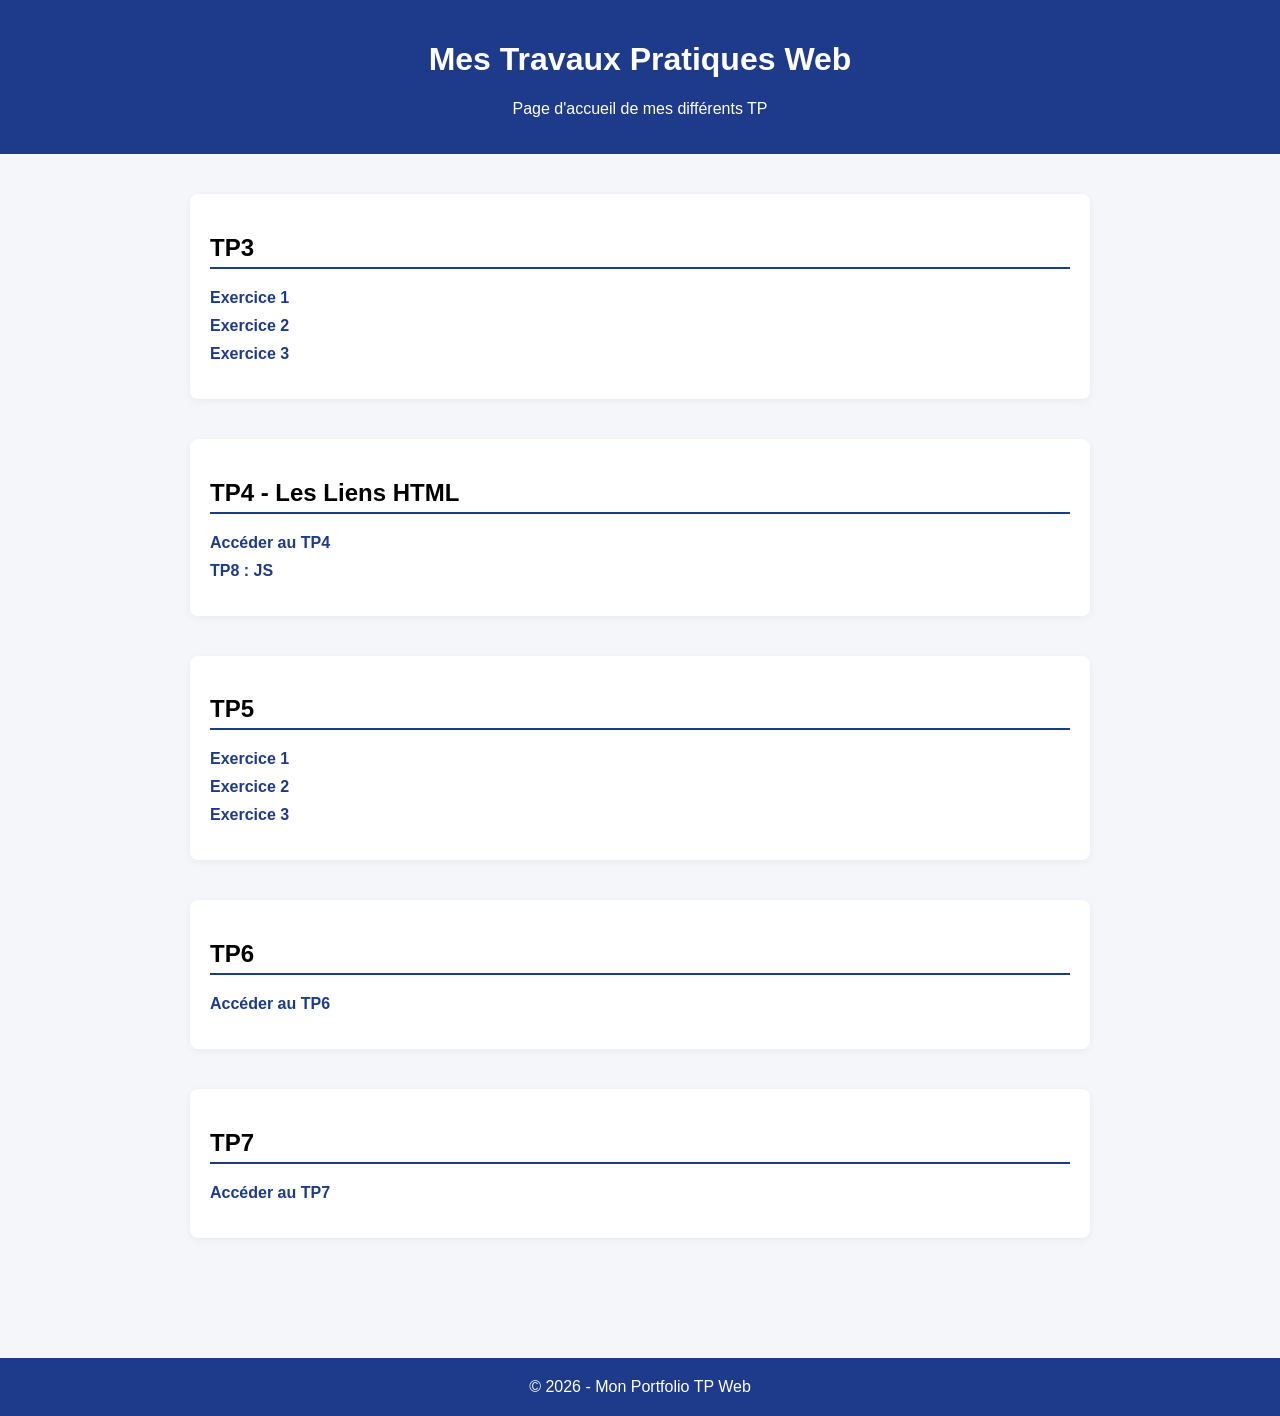
<file: index.html>
<!DOCTYPE html>
<html lang="fr">
<head>
    <meta charset="UTF-8">
    <title>Portfolio - Mes Travaux Pratiques Web</title>
    <meta name="viewport" content="width=device-width, initial-scale=1.0">

    <style>
        body {
            font-family: Arial, sans-serif;
            margin: 0;
            background-color: #f4f6f9;
        }

        header {
            background-color: #1e3a8a;
            color: white;
            padding: 20px;
            text-align: center;
        }

        main {
            padding: 40px;
            max-width: 900px;
            margin: auto;
        }

        h2 {
            border-bottom: 2px solid #1e3a8a;
            padding-bottom: 5px;
        }

        .tp-section {
            margin-bottom: 40px;
            background: white;
            padding: 20px;
            border-radius: 8px;
            box-shadow: 0 2px 8px rgba(0,0,0,0.05);
        }

        ul {
            list-style: none;
            padding: 0;
        }

        li {
            margin: 10px 0;
        }

        a {
            text-decoration: none;
            color: #1e3a8a;
            font-weight: bold;
        }

        a:hover {
            text-decoration: underline;
        }

        footer {
            text-align: center;
            padding: 20px;
            background-color: #1e3a8a;
            color: white;
            margin-top: 40px;
        }
    </style>
</head>

<body>

<header>
    <h1>Mes Travaux Pratiques Web</h1>
    <p>Page d'accueil de mes différents TP</p>
</header>

<main>
    <title>Mes TP Web</title>
</head>

<body>
    <div class="tp-section">
        <h2>TP3</h2>
        <ul>
            <li><a href="TP3/exercice1.html">Exercice 1</a></li>
            <li><a href="TP3/exercice2.html">Exercice 2</a></li>
            <li><a href="TP3/exercice3.html">Exercice 3</a></li>
        </ul>
    </div>

    <div class="tp-section">
        <h2>TP4 - Les Liens HTML</h2>
        <ul>
            <li><a href="TP4/index.html">Accéder au TP4</a></li>
            <li><a href="TP4/tp8.html">TP8 : JS</a></li>
        </ul>
    </div>

    <div class="tp-section">
        <h2>TP5</h2>
        <ul>
            <li><a href="TP5/exercice1.html">Exercice 1</a></li>
            <li><a href="TP5/exercice2.html">Exercice 2</a></li>
            <li><a href="TP5/exercice3.html">Exercice 3</a></li>
        </ul>
    </div>

    <div class="tp-section">
        <h2>TP6</h2>
        <ul>
            <li><a href="TP6/index.html">Accéder au TP6</a></li>
        </ul>
    </div>

    <div class="tp-section">
        <h2>TP7</h2>
        <ul>
            <li><a href="TP7/index.html">Accéder au TP7</a></li>
        </ul>
    </div>


</main>

<footer>
    © 2026 - Mon Portfolio TP Web
</footer>

</body>
</html>
</file>
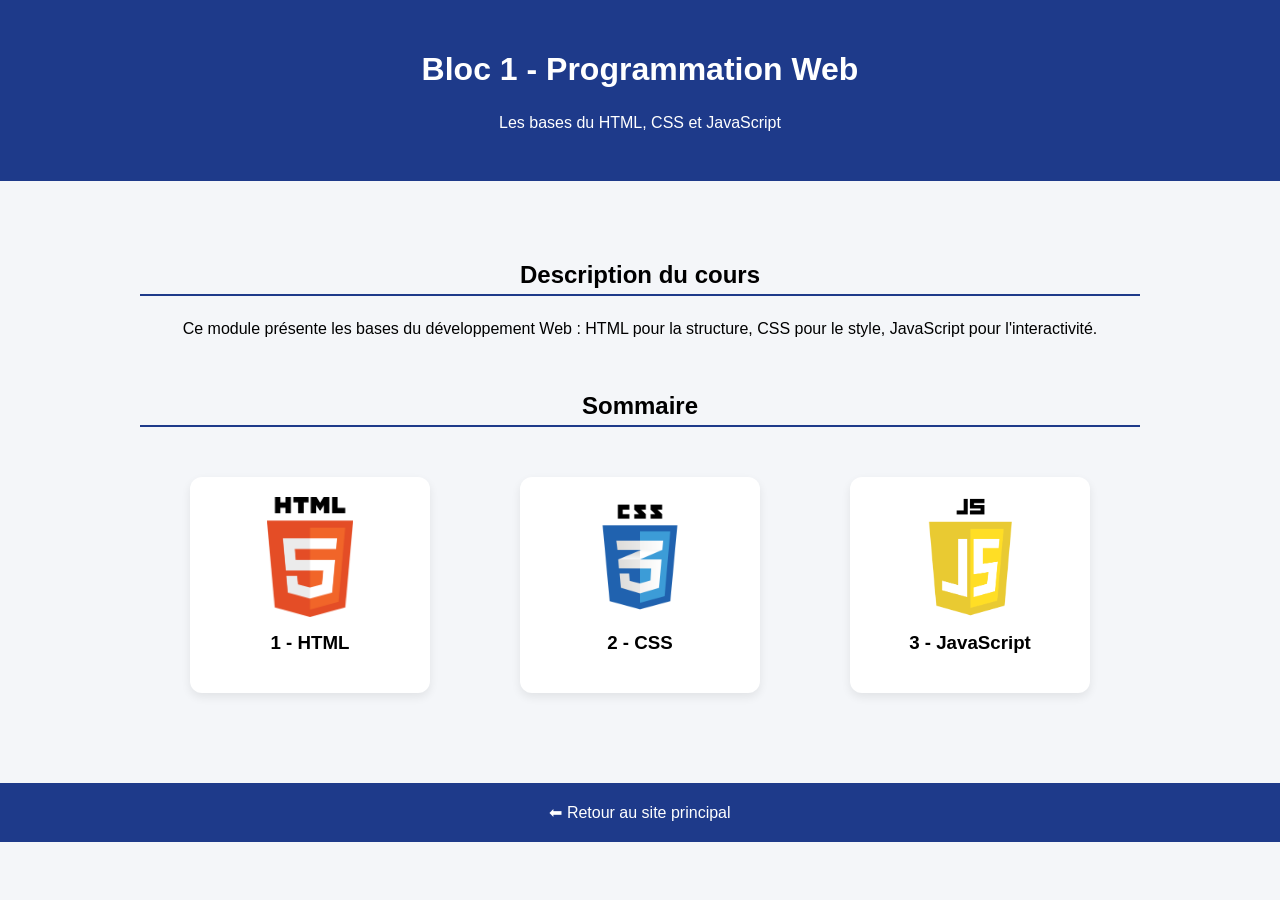
<file: TP4/index.html>
<!DOCTYPE html>
<html lang="fr">
<head>
    <meta charset="UTF-8">
    <meta name="viewport" content="width=device-width, initial-scale=1.0">
    <title>TP4 - Bloc1 Programmation Web</title>
    <link rel="stylesheet" href="Style/style.css">

    <style>
        body {
            margin: 0;
            font-family: Arial, sans-serif;
            background-color: #f4f6f9;
        }

        header {
            background-color: #1e3a8a;
            color: white;
            text-align: center;
            padding: 30px 20px;
        }

        main {
            max-width: 1000px;
            margin: 40px auto;
            padding: 20px;
        }

        .intro {
            text-align: center;
            margin-bottom: 50px;
        }

        .sommaire {
            text-align: center;
        }

        .cours-container {
            display: flex;
            justify-content: center;
            gap: 50px;
            flex-wrap: wrap;
            margin-top: 30px;
        }

        .cours {
            background: white;
            padding: 20px;
            border-radius: 12px;
            box-shadow: 0 4px 10px rgba(0,0,0,0.08);
            width: 200px;
            transition: transform 0.3s ease;
        }

        .cours:hover {
            transform: translateY(-5px);
        }

        .cours a {
            text-decoration: none;
            color: black;
        }

        .cours img {
            width: 120px;
            height: 120px;
            object-fit: contain;
            display: block;
            margin: 0 auto 15px auto;
        }

        footer {
            text-align: center;
            padding: 20px;
            background-color: #1e3a8a;
            color: white;
            margin-top: 50px;
        }

        footer a {
            color: white;
            text-decoration: none;
        }

        footer a:hover {
            text-decoration: underline;
        }
    </style>
</head>

<body>

<header>
    <h1>Bloc 1 - Programmation Web</h1>
    <p>Les bases du HTML, CSS et JavaScript</p>
</header>

<main>

    <section class="intro">
        <h2>Description du cours</h2>
        <p>
            Ce module présente les bases du développement Web :
            HTML pour la structure,
            CSS pour le style,
            JavaScript pour l'interactivité.
        </p>
    </section>

    <section class="sommaire">
        <h2>Sommaire</h2>

        <div class="cours-container">

            <div class="cours">
                <a href="Docs/coursHTML.html">
                    <img src="Image/logo_html.png" alt="HTML">
                    <h3>1 - HTML</h3>
                </a>
            </div>

            <div class="cours">
                <a href="Docs/coursCSS.html">
                    <img src="Image/logo_css.png" alt="CSS">
                    <h3>2 - CSS</h3>
                </a>
            </div>

            <div class="cours">
                <a href="Docs/coursJS.html">
                    <img src="Image/logo_js.png" alt="JavaScript">
                    <h3>3 - JavaScript</h3>
                </a>
            </div>

        </div>

    </section>

</main>

<footer>
    <a href="../index.html">⬅ Retour au site principal</a>
</footer>

</body>
</html>
</file>
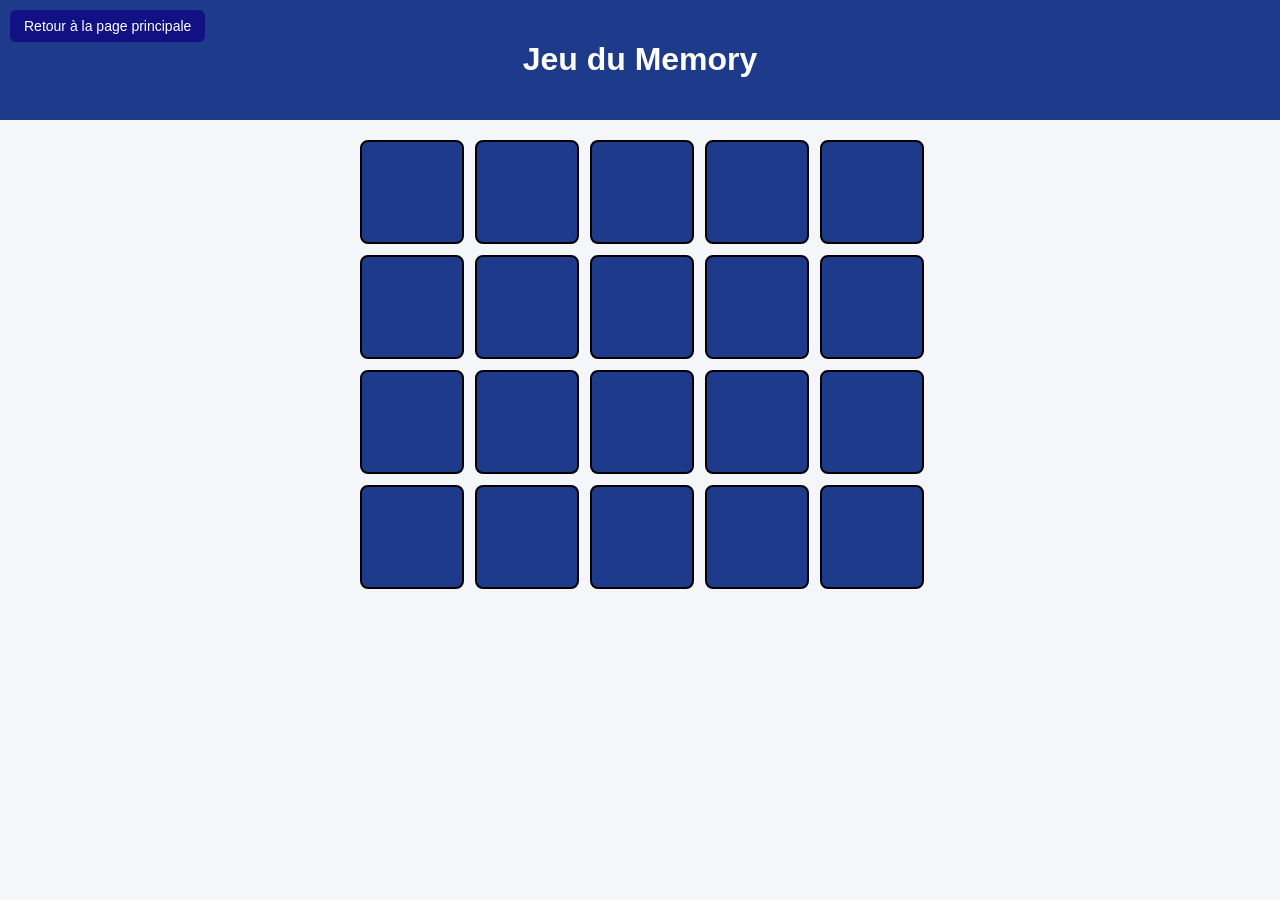
<file: TP6/index.html>
<!DOCTYPE html>
<html lang="fr">
<head>
<meta charset="UTF-8">
<meta name="viewport" content="width=device-width, initial-scale=1.0">
<title>TP6 - Memory</title>

<link rel="stylesheet" href="style/style.css">
</head>

<body>

<header>
    <h1>Jeu du Memory</h1>
    
    
    <a href="..\index.html" class="retour">Retour à la page principale</a>
</header>

<main class="grille">

    <div class="carte">
        <input type="checkbox" id="c1">
        <label for="c1" class="face">
            <img src="images/img1.jpg" alt="img1">
        </label>
    </div>

    <div class="carte">
        <input type="checkbox" id="c2">
        <label for="c2" class="face">
            <img src="images/img1.jpg" alt="img1">
        </label>
    </div>

    <div class="carte">
        <input type="checkbox" id="c3">
        <label for="c3" class="face">
            <img src="images/img2.jpg" alt="img2">
        </label>
    </div>

    <div class="carte">
        <input type="checkbox" id="c4">
        <label for="c4" class="face">
            <img src="images/img2.jpg" alt="img2">
        </label>
    </div>

    <div class="carte">
        <input type="checkbox" id="c5">
        <label for="c5" class="face">
            <img src="images/img3.jpg" alt="img3">
        </label>
    </div>

    <div class="carte">
        <input type="checkbox" id="c6">
        <label for="c6" class="face">
            <img src="images/img3.jpg" alt="img3">
        </label>
    </div>

    <div class="carte">
        <input type="checkbox" id="c7">
        <label for="c7" class="face">
            <img src="images/img4.jpg" alt="img4">
        </label>
    </div>

    <div class="carte">
        <input type="checkbox" id="c8">
        <label for="c8" class="face">
            <img src="images/img4.jpg" alt="img4">
        </label>
    </div>

    <div class="carte">
        <input type="checkbox" id="c9">
        <label for="c9" class="face">
            <img src="images/img5.jpg" alt="img5">
        </label>
    </div>

    <div class="carte">
        <input type="checkbox" id="c10">
        <label for="c10" class="face">
            <img src="images/img5.jpg" alt="img5">
        </label>
    </div>

    <div class="carte">
        <input type="checkbox" id="c11">
        <label for="c11" class="face">
            <img src="images/img6.jpg" alt="img6">
        </label>
    </div>

    <div class="carte">
        <input type="checkbox" id="c12">
        <label for="c12" class="face">
            <img src="images/img6.jpg" alt="img6">
        </label>
    </div>

    <div class="carte">
        <input type="checkbox" id="c13">
        <label for="c13" class="face">
            <img src="images/img7.jpg" alt="img7">
        </label>
    </div>

    <div class="carte">
        <input type="checkbox" id="c14">
        <label for="c14" class="face">
            <img src="images/img7.jpg" alt="img7">
        </label>
    </div>

    <div class="carte">
        <input type="checkbox" id="c15">
        <label for="c15" class="face">
            <img src="images/img8.jpg" alt="img8">
        </label>
    </div>

    <div class="carte">
        <input type="checkbox" id="c16">
        <label for="c16" class="face">
            <img src="images/img8.jpg" alt="img8">
        </label>
    </div>

    <div class="carte">
        <input type="checkbox" id="c17">
        <label for="c17" class="face">
            <img src="images/img9.jpg" alt="img9">
        </label>
    </div>

    <div class="carte">
        <input type="checkbox" id="c18">
        <label for="c18" class="face">
            <img src="images/img9.jpg" alt="img9">
        </label>
    </div>

    <div class="carte">
        <input type="checkbox" id="c19">
        <label for="c19" class="face">
            <img src="images/img10.jpg" alt="img10">
        </label>
    </div>

    <div class="carte">
        <input type="checkbox" id="c20">
        <label for="c20" class="face">
            <img src="images/img10.jpg" alt="img10">
        </label>
    </div>

</main>

</body>
</html>
</file>
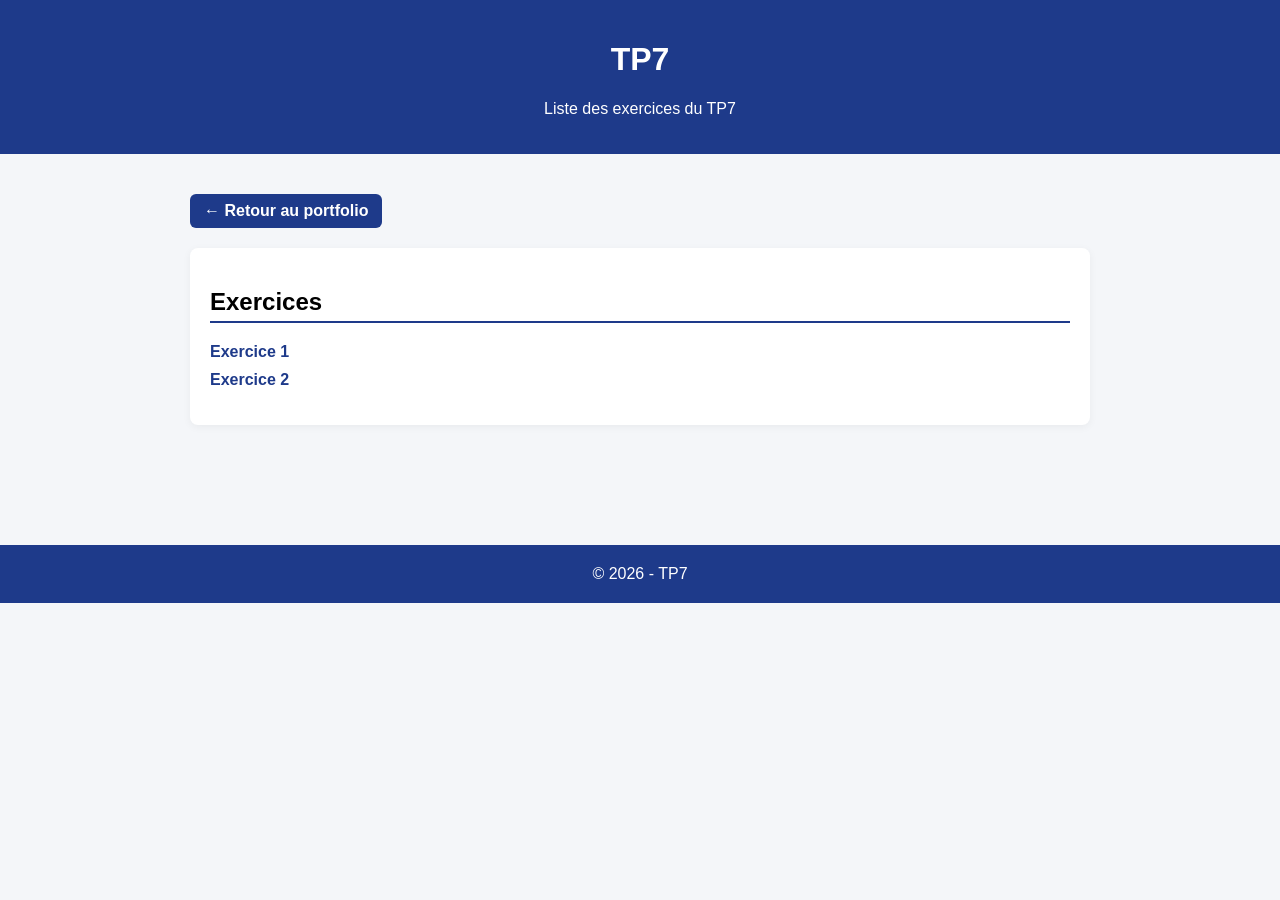
<file: TP7/index.html>
<!DOCTYPE html>
<html lang="fr">
<head>
<meta charset="UTF-8">
<title>TP7 - Exercices</title>
<meta name="viewport" content="width=device-width, initial-scale=1.0">

<style>
    body {
        font-family: Arial, sans-serif;
        margin: 0;
        background-color: #f4f6f9;
    }

    header {
        background-color: #1e3a8a;
        color: white;
        padding: 20px;
        text-align: center;
    }

    main {
        padding: 40px;
        max-width: 900px;
        margin: auto;
    }

    h2 {
        border-bottom: 2px solid #1e3a8a;
        padding-bottom: 5px;
    }

    .tp-section {
        margin-bottom: 40px;
        background: white;
        padding: 20px;
        border-radius: 8px;
        box-shadow: 0 2px 8px rgba(0,0,0,0.05);
    }

    ul {
        list-style: none;
        padding: 0;
    }

    li {
        margin: 10px 0;
    }

    a {
        text-decoration: none;
        color: #1e3a8a;
        font-weight: bold;
    }

    a:hover {
        text-decoration: underline;
    }

    .retour {
        display: inline-block;
        margin-bottom: 20px;
        background: #1e3a8a;
        color: white;
        padding: 8px 14px;
        border-radius: 6px;
        text-decoration: none;
    }

    footer {
        text-align: center;
        padding: 20px;
        background-color: #1e3a8a;
        color: white;
        margin-top: 40px;
    }
</style>
</head>

<body>

<header>
    <h1>TP7</h1>
    <p>Liste des exercices du TP7</p>
</header>

<main>

<a href="../index.html" class="retour">← Retour au portfolio</a>

<div class="tp-section">
    <h2>Exercices</h2>
    <ul>
        <li><a href="Exercice1/index.html">Exercice 1</a></li>
        <li><a href="Exercice2/index.html">Exercice 2</a></li>
    </ul>
</div>

</main>

<footer>
© 2026 - TP7
</footer>

</body>
</html>
</file>
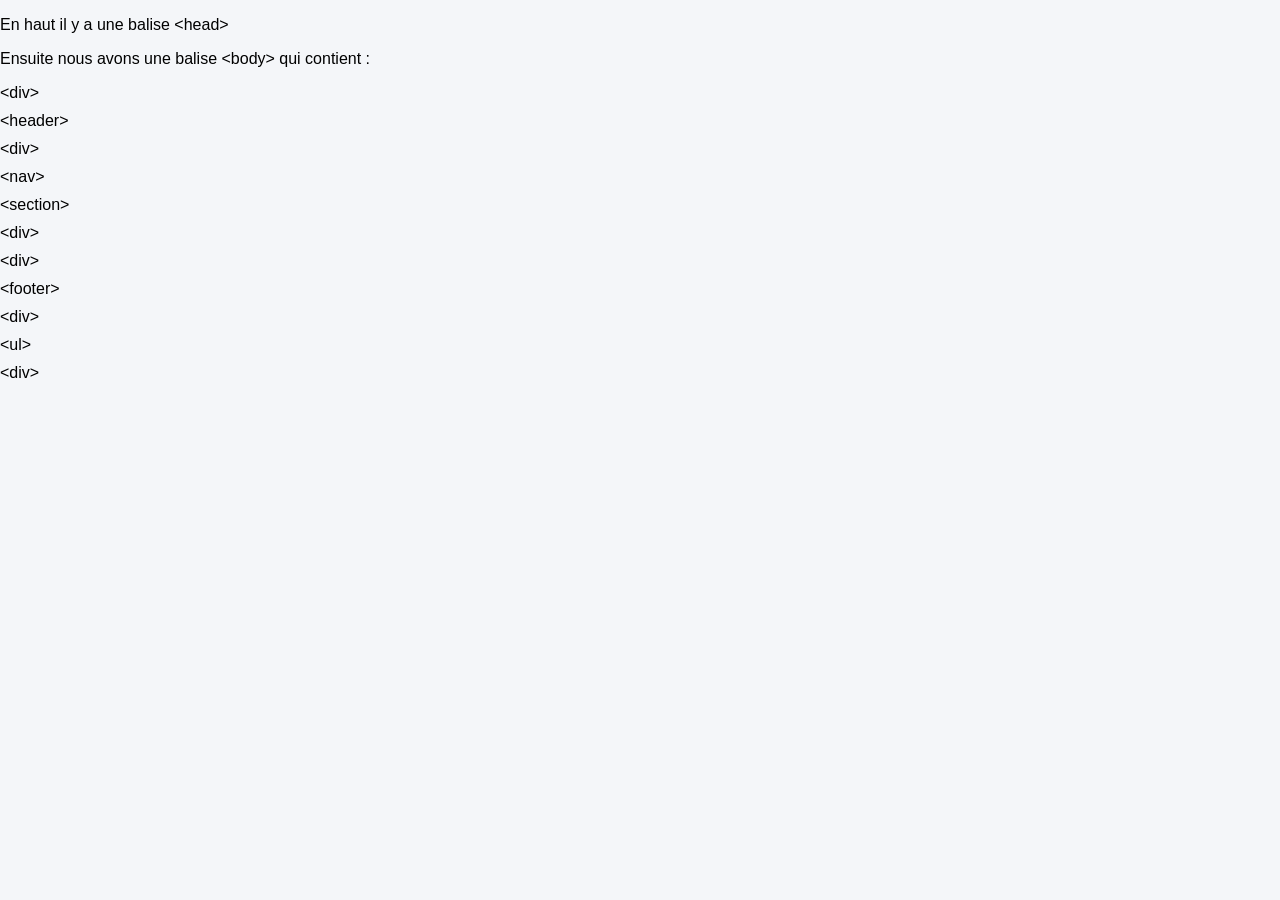
<file: TP7/Exercice1/index.html>
<!DOCTYPE html>
<html lang="fr">
<head>
<meta charset="UTF-8">
<title>TP7 - Exercice 2</title>
<meta name="viewport" content="width=device-width, initial-scale=1.0">

<style>
    body {
        font-family: Arial, sans-serif;
        margin: 0;
        background-color: #f4f6f9;
    }

    header {
        background-color: #1e3a8a;
        color: white;
        padding: 20px;
        text-align: center;
    }

    main {
        padding: 40px;
        max-width: 900px;
        margin: auto;
    }

    h2 {
        border-bottom: 2px solid #1e3a8a;
        padding-bottom: 5px;
    }

    .tp-section {
        margin-bottom: 40px;
        background: white;
        padding: 20px;
        border-radius: 8px;
        box-shadow: 0 2px 8px rgba(0,0,0,0.05);
    }

    ul {
        list-style: none;
        padding: 0;
    }

    li {
        margin: 10px 0;
    }

    a {
        text-decoration: none;
        color: #1e3a8a;
        font-weight: bold;
    }

    a:hover {
        text-decoration: underline;
    }

    .retour {
        display: inline-block;
        margin-bottom: 20px;
        background: #1e3a8a;
        color: white;
        padding: 8px 14px;
        border-radius: 6px;
        text-decoration: none;
    }

    footer {
        text-align: center;
        padding: 20px;
        background-color: #1e3a8a;
        color: white;
        margin-top: 40px;
    }
</style>
</head>

<body>
    <p>En haut il y a une balise &lt;head&gt;</p>
    <p>Ensuite nous avons une balise &lt;body&gt; qui contient :</p>
    <nav>
        <ul>
            <li>&lt;div&gt;</li>
            <li>&lt;header&gt;
                <ul>
                    <li>&lt;div&gt;</li>
                    <li>&lt;nav&gt;</li>
                </ul>
            </li>
            <li>&lt;section&gt;
                <ul>
                    <li>&lt;div&gt;</li>
                    <li>&lt;div&gt;</li>
                </ul>
            </li>
            <li>&lt;footer&gt;
                <ul>
                    <li>&lt;div&gt;</li>
                    <li>&lt;ul&gt;</li>
                </ul>
            </li>
            <li>&lt;div&gt;</li>
        </ul>
    </nav>
</body>
</html>
</file>
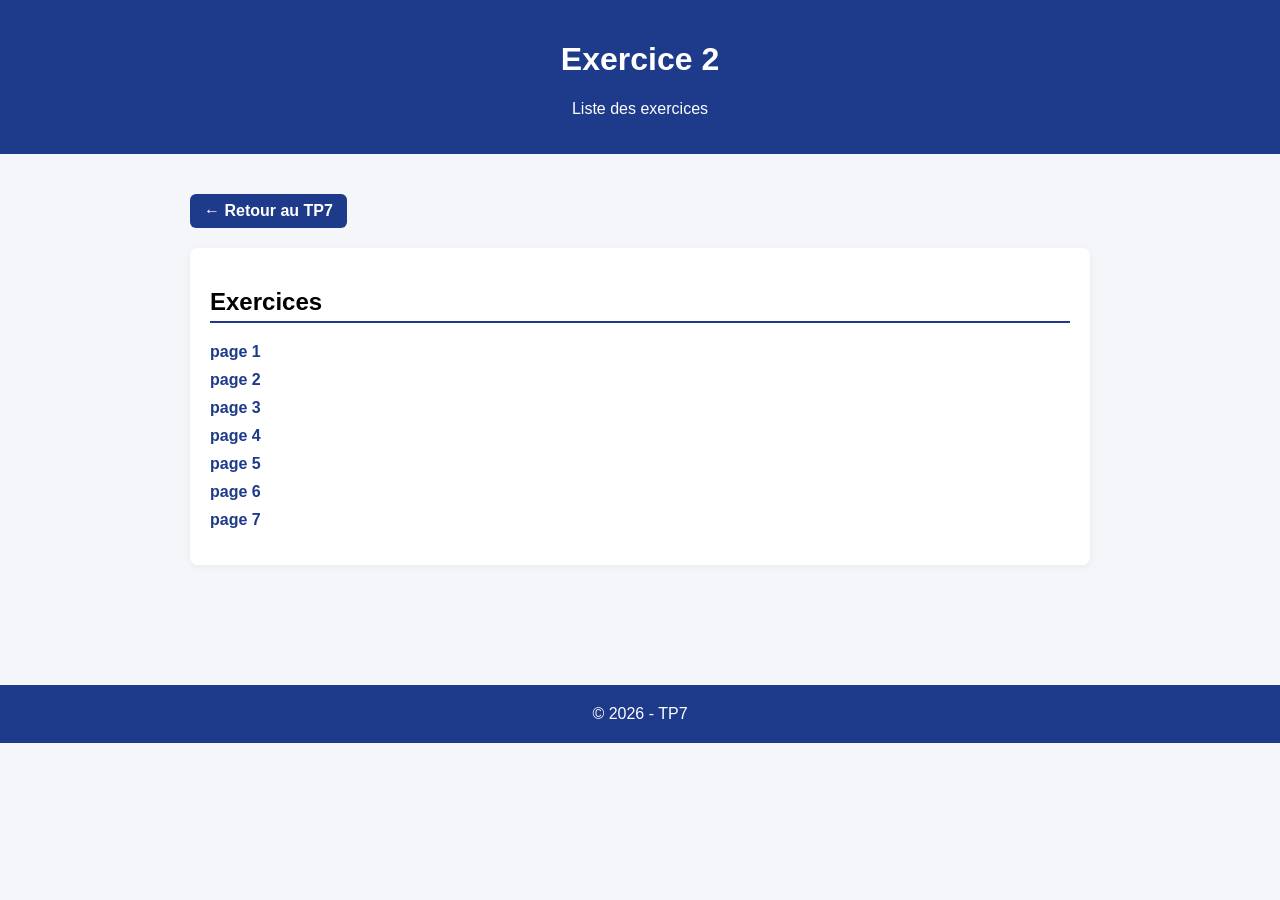
<file: TP7/Exercice2/index.html>
<!DOCTYPE html>
<html lang="fr">
<head>
<meta charset="UTF-8">
<title>TP7 - Exercice 2</title>
<meta name="viewport" content="width=device-width, initial-scale=1.0">

<style>
    body {
        font-family: Arial, sans-serif;
        margin: 0;
        background-color: #f4f6f9;
    }

    header {
        background-color: #1e3a8a;
        color: white;
        padding: 20px;
        text-align: center;
    }

    main {
        padding: 40px;
        max-width: 900px;
        margin: auto;
    }

    h2 {
        border-bottom: 2px solid #1e3a8a;
        padding-bottom: 5px;
    }

    .tp-section {
        margin-bottom: 40px;
        background: white;
        padding: 20px;
        border-radius: 8px;
        box-shadow: 0 2px 8px rgba(0,0,0,0.05);
    }

    ul {
        list-style: none;
        padding: 0;
    }

    li {
        margin: 10px 0;
    }

    a {
        text-decoration: none;
        color: #1e3a8a;
        font-weight: bold;
    }

    a:hover {
        text-decoration: underline;
    }

    .retour {
        display: inline-block;
        margin-bottom: 20px;
        background: #1e3a8a;
        color: white;
        padding: 8px 14px;
        border-radius: 6px;
        text-decoration: none;
    }

    footer {
        text-align: center;
        padding: 20px;
        background-color: #1e3a8a;
        color: white;
        margin-top: 40px;
    }
</style>
</head>

<body>

<header>
    <h1>Exercice 2</h1>
    <p>Liste des exercices</p>
</header>

<main>

<a href="../index.html" class="retour">← Retour au TP7</a>

<div class="tp-section">
    <h2>Exercices</h2>
    <ul>
        <li><a href="page1.html">page 1</a></li>
        <li><a href="page2.html">page 2</a></li>
        <li><a href="page3.html">page 3</a></li>
        <li><a href="page4.html">page 4</a></li>
        <li><a href="page5.html">page 5</a></li>
        <li><a href="page6.html">page 6</a></li>
        <li><a href="page7.html">page 7</a></li>
    </ul>
</div>

</main>

<footer>
© 2026 - TP7
</footer>

</body>
</html>
</file>
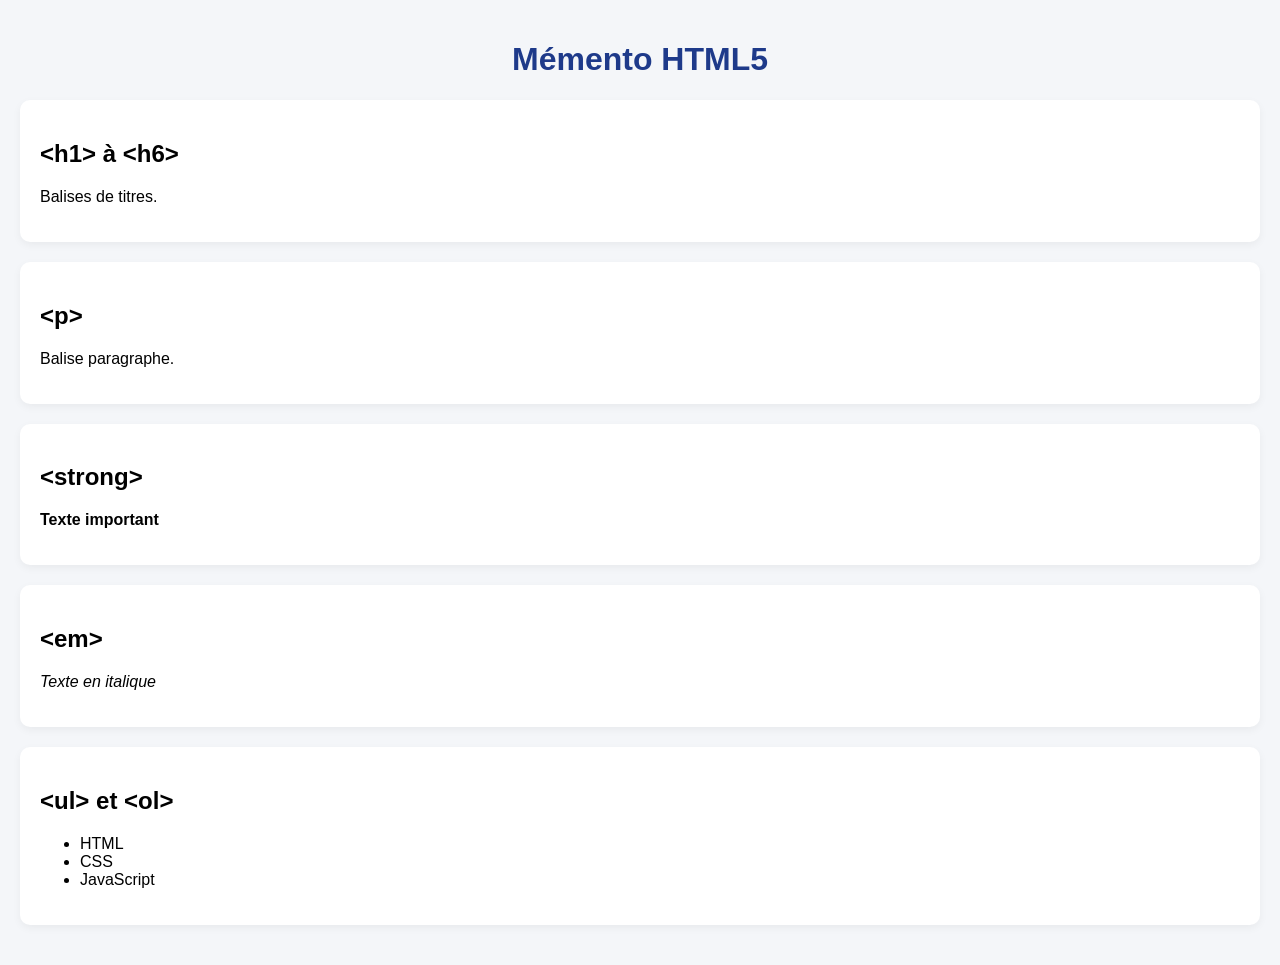
<file: TP3/exercice1.html>
<!DOCTYPE html>
<html lang="fr">
<head>
<meta charset="UTF-8">
<title>Exercice 1 - Mémento HTML</title>

<style>
body {
    font-family: Arial;
    background-color: #f4f6f9;
    margin: 0;
    padding: 20px;
}

section {
    background: white;
    padding: 20px;
    margin-bottom: 20px;
    border-radius: 10px;
    box-shadow: 0 3px 8px rgba(0,0,0,0.05);
}

h1 {
    text-align: center;
    color: #1e3a8a;
}
</style>

</head>

<body>

<h1>Mémento HTML5</h1>

<section>
<h2>&lt;h1&gt; à &lt;h6&gt;</h2>
<p>Balises de titres.</p>
</section>

<section>
<h2>&lt;p&gt;</h2>
<p>Balise paragraphe.</p>
</section>

<section>
<h2>&lt;strong&gt;</h2>
<p><strong>Texte important</strong></p>
</section>

<section>
<h2>&lt;em&gt;</h2>
<p><em>Texte en italique</em></p>
</section>

<section>
<h2>&lt;ul&gt; et &lt;ol&gt;</h2>
<ul>
<li>HTML</li>
<li>CSS</li>
<li>JavaScript</li>
</ul>
</section>

</body>
</html>
</file>
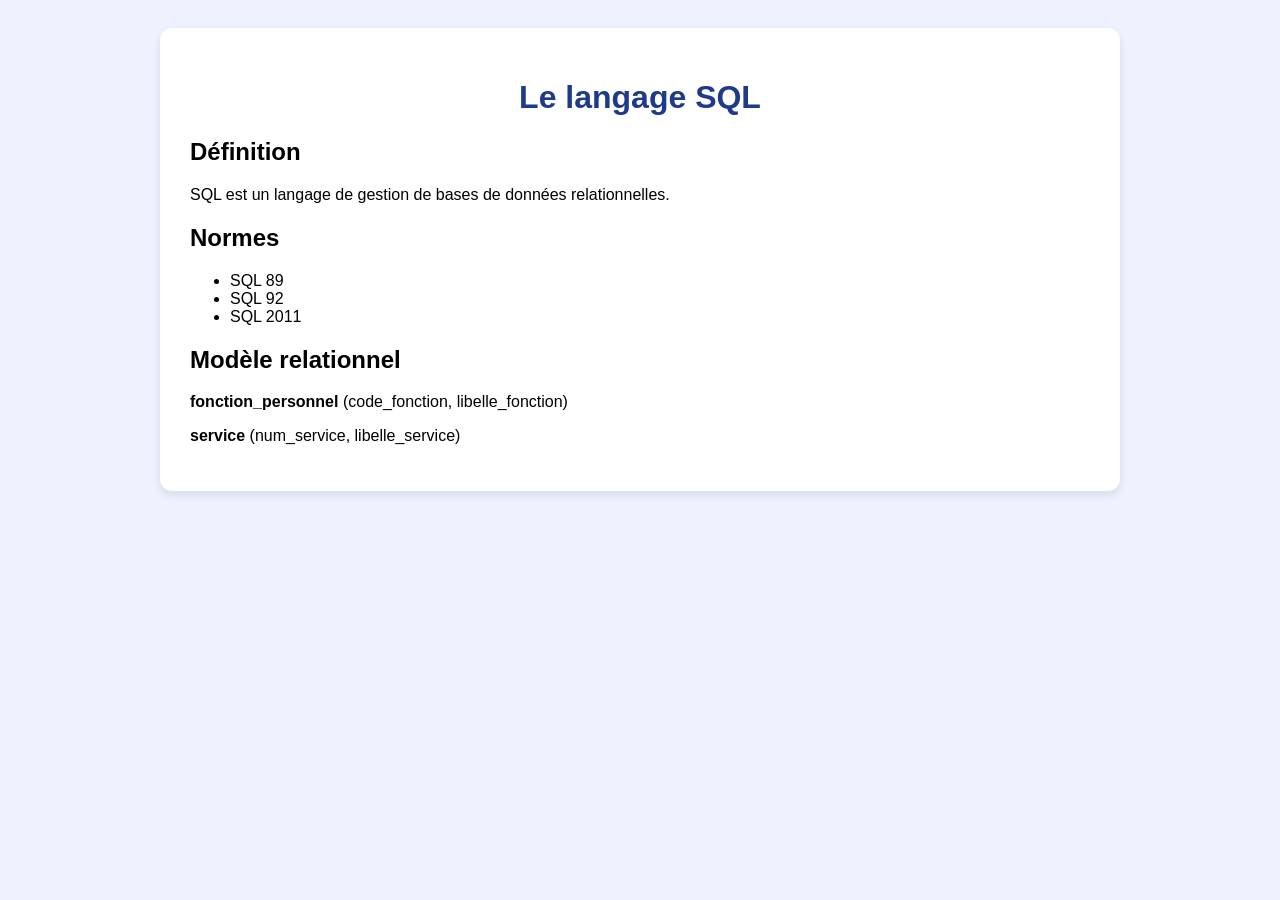
<file: TP3/exercice2.html>
<!DOCTYPE html>
<html lang="fr">
<head>
<meta charset="UTF-8">
<title>Exercice 2 - SQL</title>

<style>
body {
    font-family: Arial;
    background-color: #eef2ff;
    padding: 20px;
}

.container {
    max-width: 900px;
    margin: auto;
    background: white;
    padding: 30px;
    border-radius: 12px;
    box-shadow: 0 4px 10px rgba(0,0,0,0.1);
}

h1 {
    text-align: center;
    color: #1e3a8a;
}
</style>

</head>

<body>

<div class="container">

<h1>Le langage SQL</h1>

<h2>Définition</h2>
<p>
SQL est un langage de gestion de bases de données relationnelles.
</p>

<h2>Normes</h2>
<ul>
<li>SQL 89</li>
<li>SQL 92</li>
<li>SQL 2011</li>
</ul>

<h2>Modèle relationnel</h2>
<p><strong>fonction_personnel</strong> (code_fonction, libelle_fonction)</p>
<p><strong>service</strong> (num_service, libelle_service)</p>

</div>

</body>
</html>
</file>
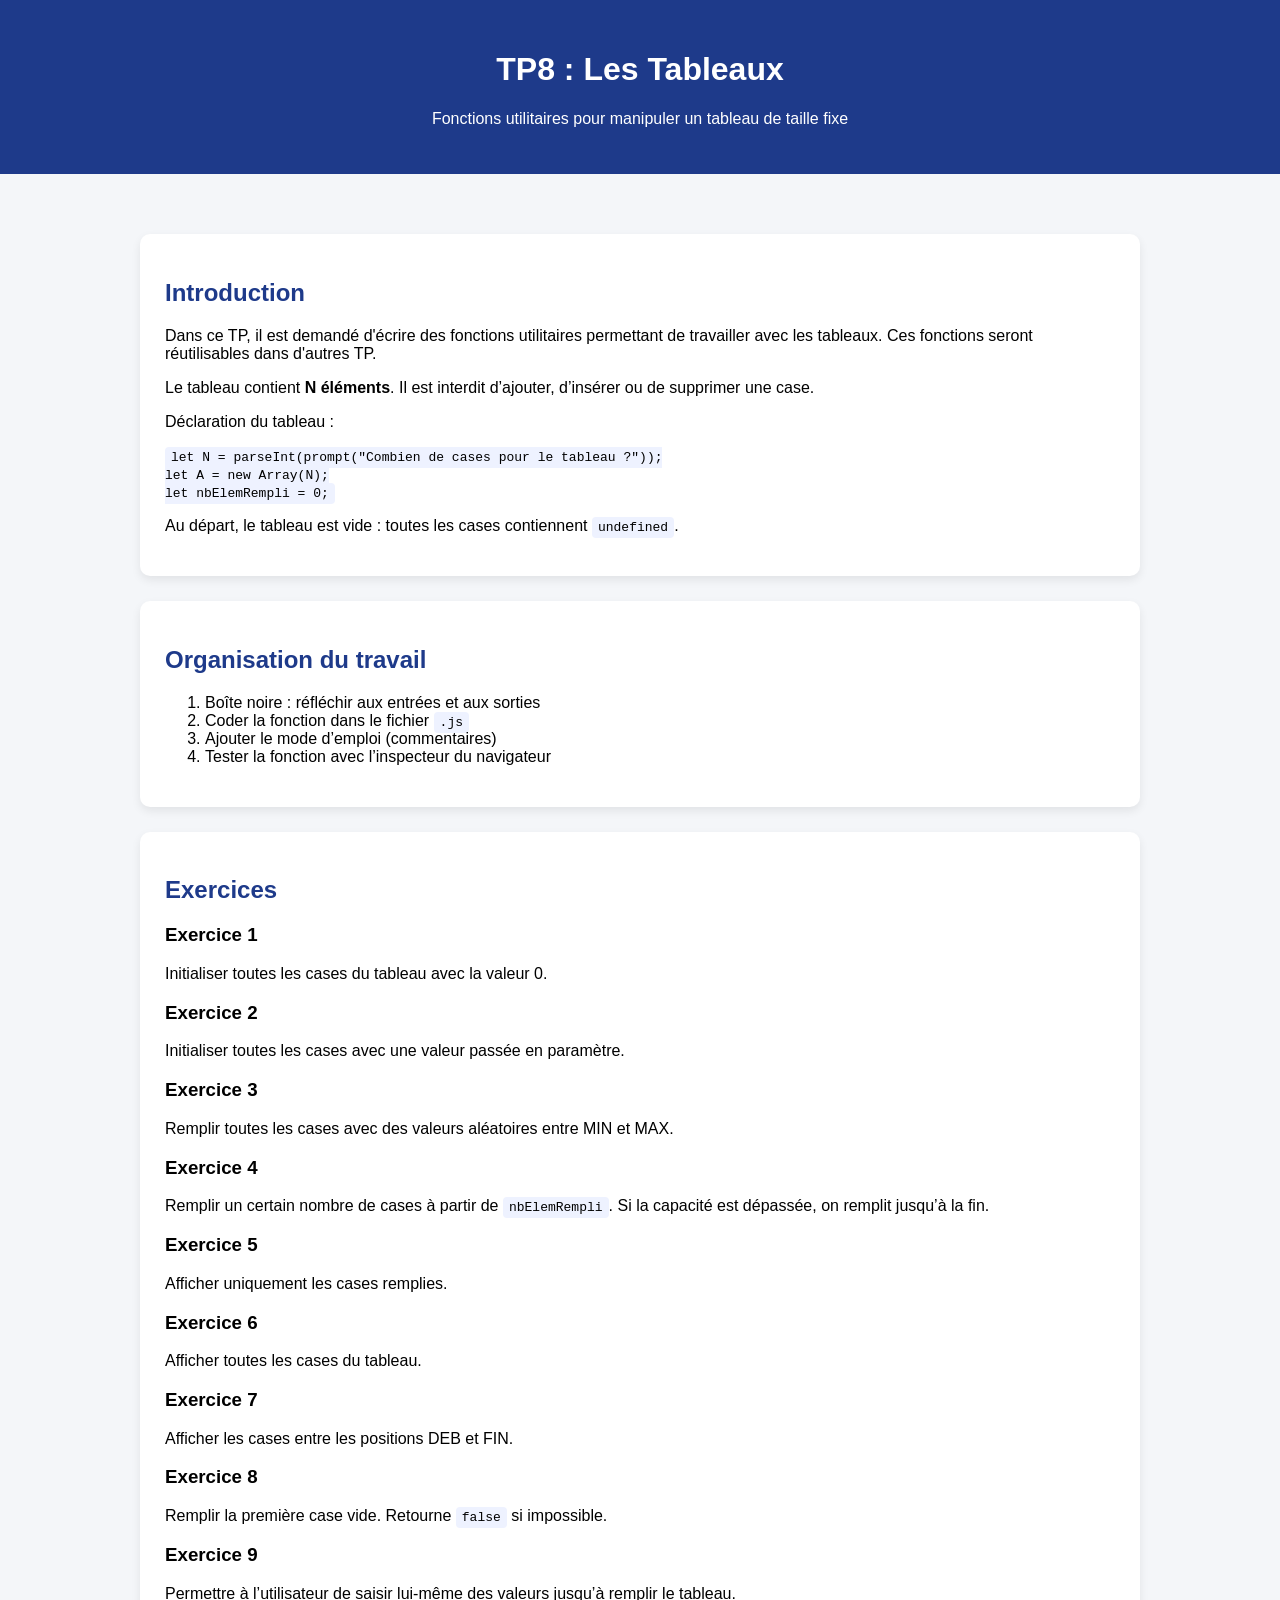
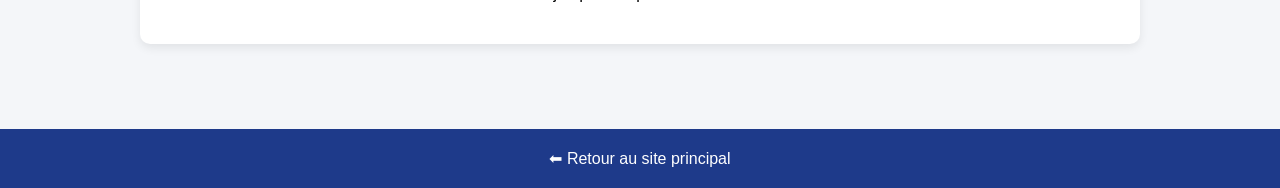
<file: TP4/tp8.html>
<!DOCTYPE html>
<html lang="fr">
<head>
    <meta charset="UTF-8">
    <meta name="viewport" content="width=device-width, initial-scale=1.0">
    <title>TP8 - Les Tableaux</title>

    <style>
        body {
            margin: 0;
            font-family: Arial, sans-serif;
            background-color: #f4f6f9;
        }

        header {
            background-color: #1e3a8a;
            color: white;
            text-align: center;
            padding: 30px;
        }

        main {
            max-width: 1000px;
            margin: 40px auto;
            padding: 20px;
        }

        section {
            background: white;
            padding: 25px;
            margin-bottom: 25px;
            border-radius: 10px;
            box-shadow: 0 4px 10px rgba(0,0,0,0.08);
        }

        h2 {
            color: #1e3a8a;
        }

        ul {
            line-height: 1.8;
        }

        code {
            background-color: #eef2ff;
            padding: 3px 6px;
            border-radius: 4px;
        }

        footer {
            text-align: center;
            padding: 20px;
            background-color: #1e3a8a;
            color: white;
        }

        footer a {
            color: white;
            text-decoration: none;
        }

        footer a:hover {
            text-decoration: underline;
        }
    </style>

</head>

<body>

<header>
    <h1>TP8 : Les Tableaux</h1>
    <p>Fonctions utilitaires pour manipuler un tableau de taille fixe</p>
</header>

<main>

    <section>
        <h2>Introduction</h2>
        <p>
            Dans ce TP, il est demandé d'écrire des fonctions utilitaires
            permettant de travailler avec les tableaux.
            Ces fonctions seront réutilisables dans d'autres TP.
        </p>

        <p>
            Le tableau contient <strong>N éléments</strong>.
            Il est interdit d’ajouter, d’insérer ou de supprimer une case.
        </p>

        <p>Déclaration du tableau :</p>

        <code>
let N = parseInt(prompt("Combien de cases pour le tableau ?"));<br>
let A = new Array(N);<br>
let nbElemRempli = 0;
        </code>

        <p>
            Au départ, le tableau est vide :
            toutes les cases contiennent <code>undefined</code>.
        </p>
    </section>

    <section>
        <h2>Organisation du travail</h2>
        <ol>
            <li>Boîte noire : réfléchir aux entrées et aux sorties</li>
            <li>Coder la fonction dans le fichier <code>.js</code></li>
            <li>Ajouter le mode d’emploi (commentaires)</li>
            <li>Tester la fonction avec l’inspecteur du navigateur</li>
        </ol>
    </section>

    <section>
        <h2>Exercices</h2>

        <h3>Exercice 1</h3>
        <p>Initialiser toutes les cases du tableau avec la valeur 0.</p>

        <h3>Exercice 2</h3>
        <p>Initialiser toutes les cases avec une valeur passée en paramètre.</p>

        <h3>Exercice 3</h3>
        <p>Remplir toutes les cases avec des valeurs aléatoires entre MIN et MAX.</p>

        <h3>Exercice 4</h3>
        <p>
            Remplir un certain nombre de cases à partir de <code>nbElemRempli</code>.
            Si la capacité est dépassée, on remplit jusqu’à la fin.
        </p>

        <h3>Exercice 5</h3>
        <p>Afficher uniquement les cases remplies.</p>

        <h3>Exercice 6</h3>
        <p>Afficher toutes les cases du tableau.</p>

        <h3>Exercice 7</h3>
        <p>Afficher les cases entre les positions DEB et FIN.</p>

        <h3>Exercice 8</h3>
        <p>
            Remplir la première case vide.
            Retourne <code>false</code> si impossible.
        </p>

        <h3>Exercice 9</h3>
        <p>
            Permettre à l’utilisateur de saisir lui-même des valeurs
            jusqu’à remplir le tableau.
        </p>

    </section>

</main>

<footer>
    <a href="../index.html">⬅ Retour au site principal</a>
</footer>

</body>
</html>
</file>
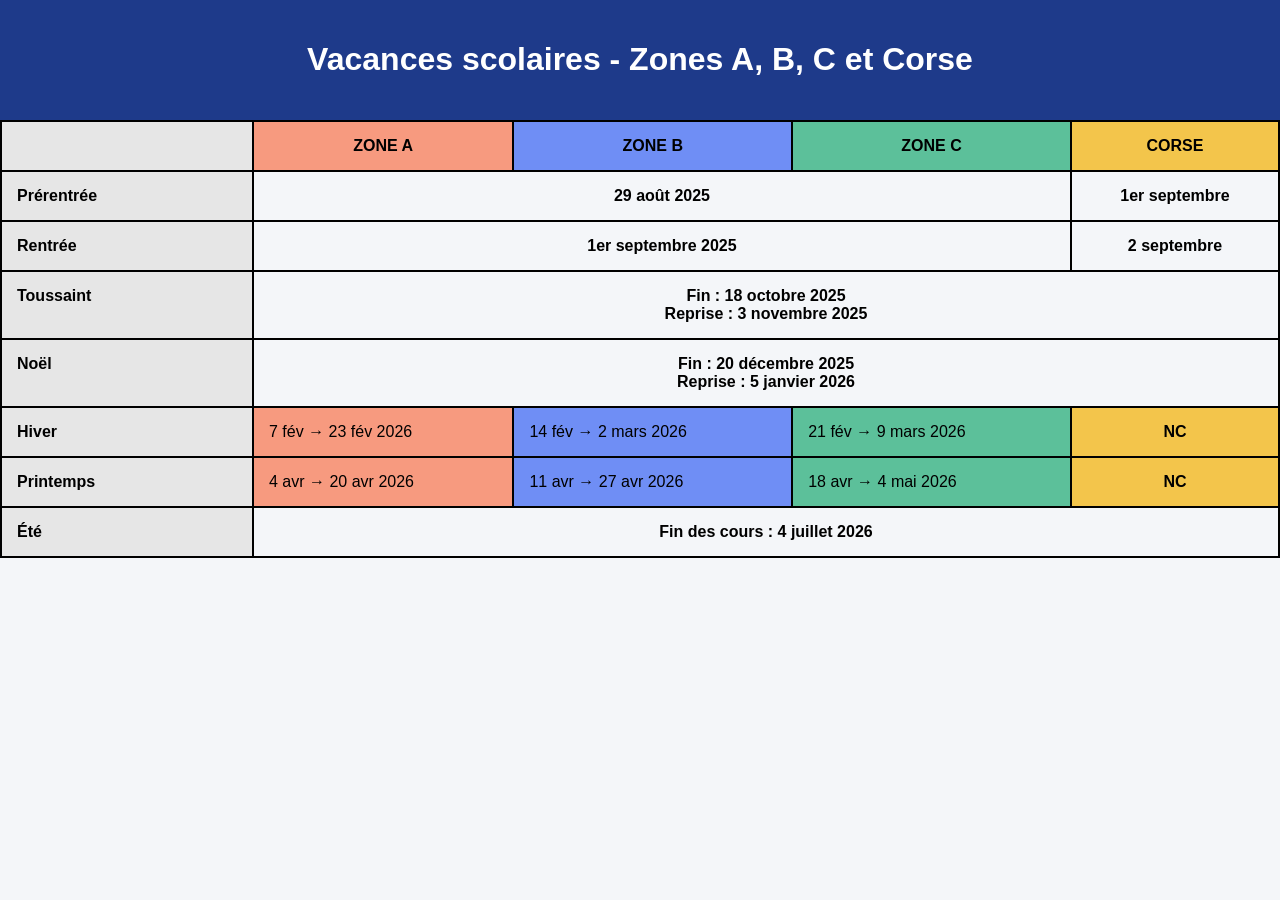
<file: TP5/exercice1.html>
<!DOCTYPE html>
<html lang="fr">
<head>
<meta charset="UTF-8">
<meta name="viewport" content="width=device-width, initial-scale=1.0">
<title>TP5 - Exercice 1 - Vacances Scolaires</title>

<style>
    body{
        font-family: Arial, sans-serif;
        margin:0;
        background:#f4f6f9;
    }

    header{
        background:#1e3a8a;
        color:white;
        text-align:center;
        padding:20px;
    }

    table{
        width:100%;
        border-collapse:collapse; /* IMPORTANT pour lignes propres */
    }

    th, td{
        border:2px solid black; /* 🔥 LIGNES NOIRES */
        padding:15px;
        vertical-align:top;
    }

    .zoneA{
        background:#f79a7f;
    }

    .zoneB{
        background:#6f8ef5;
    }

    .zoneC{
        background:#5cc09a;
    }

    .corse{
        background:#f3c54b;
    }

    .titreLigne{
        background:#e6e6e6;
        font-weight:bold;
        width:220px;
    }

    .centre{
        text-align:center;
        font-weight:bold;
    }

</style>
</head>

<body>

<header>
    <h1>Vacances scolaires - Zones A, B, C et Corse</h1>
</header>

<table>

    <tr>
        <td class="titreLigne"></td>
        <td class="zoneA centre">ZONE A</td>
        <td class="zoneB centre">ZONE B</td>
        <td class="zoneC centre">ZONE C</td>
        <td class="corse centre">CORSE</td>
    </tr>

    <tr>
        <td class="titreLigne">Prérentrée</td>
        <td colspan="3" class="centre">29 août 2025</td>
        <td class="centre">1er septembre</td>
    </tr>

    <tr>
        <td class="titreLigne">Rentrée</td>
        <td colspan="3" class="centre">1er septembre 2025</td>
        <td class="centre">2 septembre</td>
    </tr>

    <tr>
        <td class="titreLigne">Toussaint</td>
        <td colspan="4" class="centre">
            Fin : 18 octobre 2025<br>
            Reprise : 3 novembre 2025
        </td>
    </tr>

    <tr>
        <td class="titreLigne">Noël</td>
        <td colspan="4" class="centre">
            Fin : 20 décembre 2025<br>
            Reprise : 5 janvier 2026
        </td>
    </tr>

    <tr>
        <td class="titreLigne">Hiver</td>
        <td class="zoneA">7 fév → 23 fév 2026</td>
        <td class="zoneB">14 fév → 2 mars 2026</td>
        <td class="zoneC">21 fév → 9 mars 2026</td>
        <td class="corse centre">NC</td>
    </tr>

    <tr>
        <td class="titreLigne">Printemps</td>
        <td class="zoneA">4 avr → 20 avr 2026</td>
        <td class="zoneB">11 avr → 27 avr 2026</td>
        <td class="zoneC">18 avr → 4 mai 2026</td>
        <td class="corse centre">NC</td>
    </tr>

    <tr>
        <td class="titreLigne">Été</td>
        <td colspan="4" class="centre">
            Fin des cours : 4 juillet 2026
        </td>
    </tr>

</table>

</body>
</html>
</file>
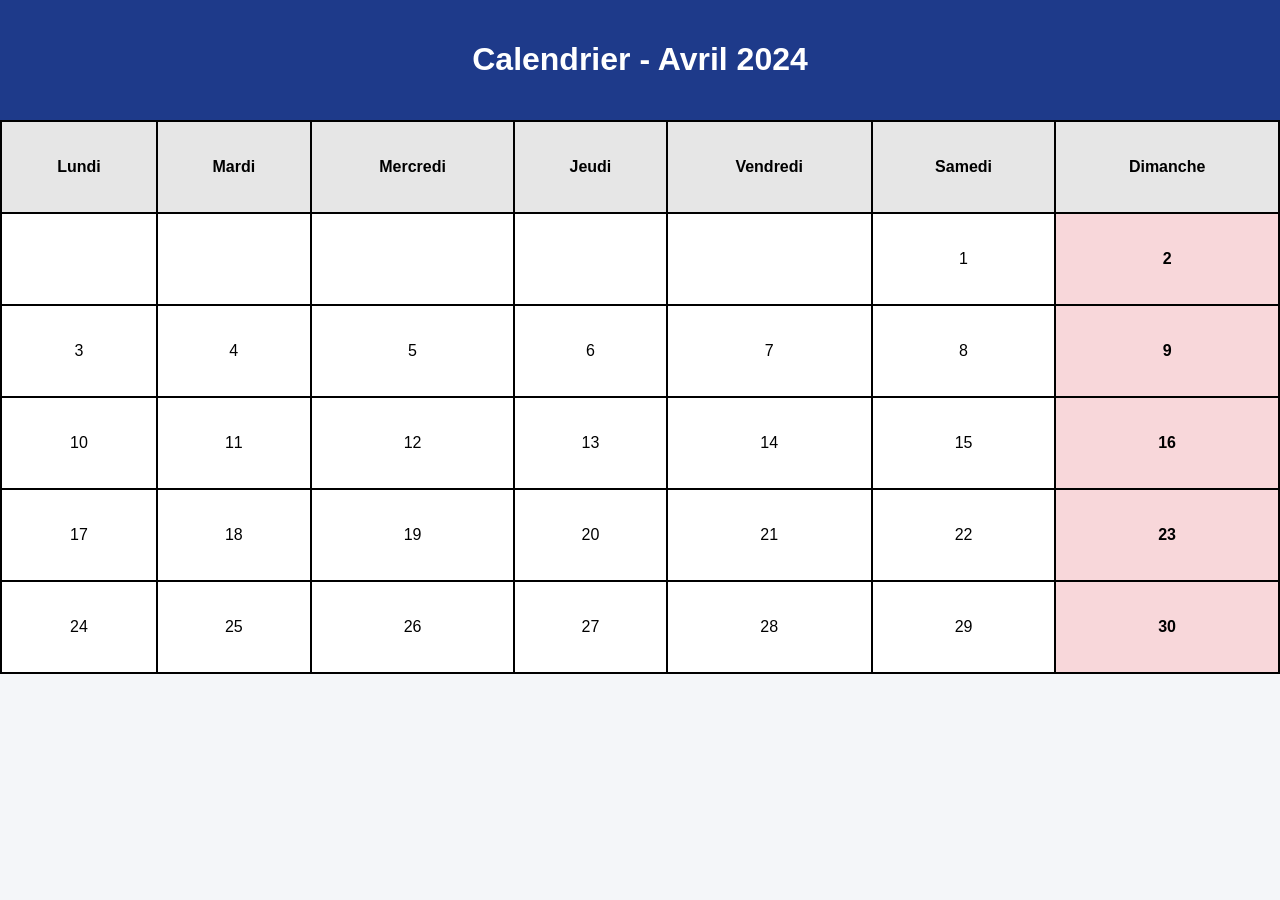
<file: TP5/exercice3.html>
<!DOCTYPE html>
<html lang="fr">
<head>
<meta charset="UTF-8">
<meta name="viewport" content="width=device-width, initial-scale=1.0">
<title>TP5 - Exercice 3 - Calendrier Avril 2024</title>

<style>

body{
    font-family: Arial, sans-serif;
    margin:0;
    background:#f4f6f9;
}

header{
    background:#1e3a8a;
    color:white;
    text-align:center;
    padding:20px;
}

table{
    width:100%;
    border-collapse:collapse;
    background:white;
}

th, td{
    border:2px solid black;
    padding:15px;
    text-align:center;
    height:60px;
}

th{
    background:#e6e6e6;
}

.jour{
    background:#ffffff;
}

.dimanche{
    background:#f8d7da;
    font-weight:bold;
}

</style>
</head>

<body>

<header>
    <h1>Calendrier - Avril 2024</h1>
</header>

<table>

<tr>
    <th>Lundi</th>
    <th>Mardi</th>
    <th>Mercredi</th>
    <th>Jeudi</th>
    <th>Vendredi</th>
    <th>Samedi</th>
    <th>Dimanche</th>
</tr>

<tr>
    <td></td>
    <td></td>
    <td></td>
    <td></td>
    <td></td>
    <td class="jour">1</td>
    <td class="dimanche">2</td>
</tr>

<tr>
    <td class="jour">3</td>
    <td class="jour">4</td>
    <td class="jour">5</td>
    <td class="jour">6</td>
    <td class="jour">7</td>
    <td class="jour">8</td>
    <td class="dimanche">9</td>
</tr>

<tr>
    <td class="jour">10</td>
    <td class="jour">11</td>
    <td class="jour">12</td>
    <td class="jour">13</td>
    <td class="jour">14</td>
    <td class="jour">15</td>
    <td class="dimanche">16</td>
</tr>

<tr>
    <td class="jour">17</td>
    <td class="jour">18</td>
    <td class="jour">19</td>
    <td class="jour">20</td>
    <td class="jour">21</td>
    <td class="jour">22</td>
    <td class="dimanche">23</td>
</tr>

<tr>
    <td class="jour">24</td>
    <td class="jour">25</td>
    <td class="jour">26</td>
    <td class="jour">27</td>
    <td class="jour">28</td>
    <td class="jour">29</td>
    <td class="dimanche">30</td>
</tr>

</table>

</body>
</html>
</file>
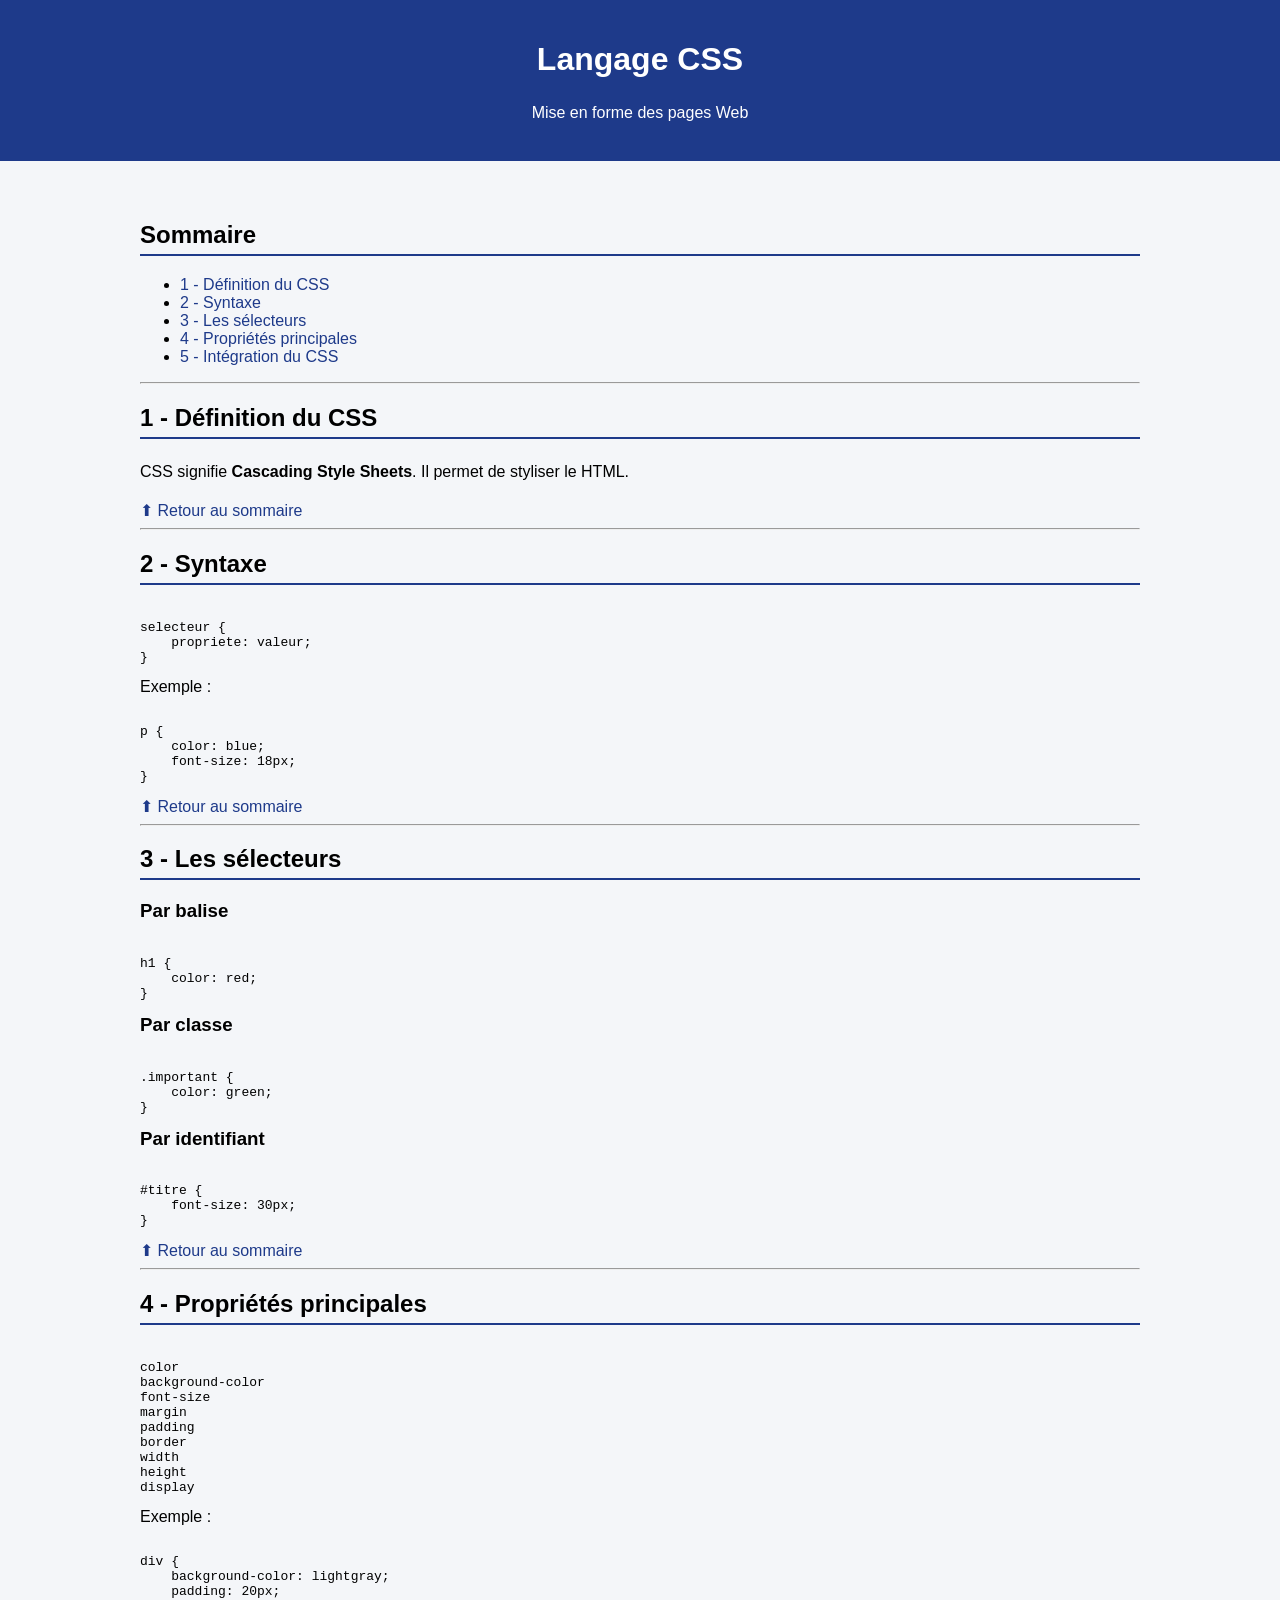
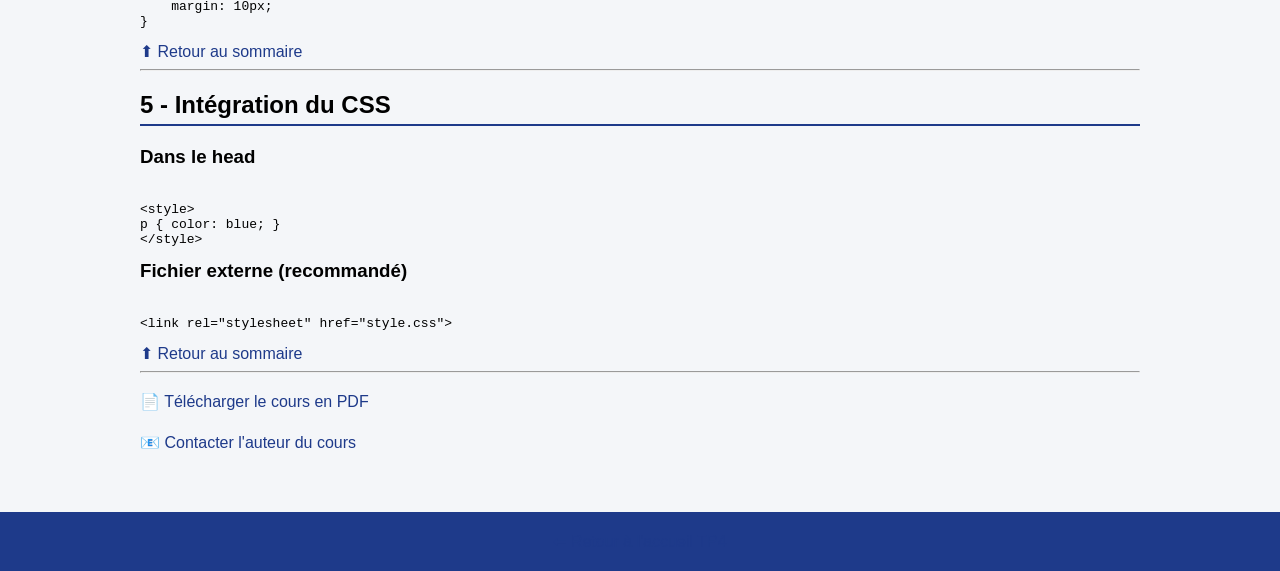
<file: TP4/Docs/coursCSS.html>
<!DOCTYPE html>
<html lang="fr">
<head>
    <meta charset="UTF-8">
    <title>Cours CSS - Bases</title>
    <link rel="stylesheet" href="../Style/style.css">
</head>

<body>

<header>
    <h1>Langage CSS</h1>
    <p>Mise en forme des pages Web</p>
</header>

<main>

<h2 id="sommaire">Sommaire</h2>
<ul>
    <li><a href="#definition">1 - Définition du CSS</a></li>
    <li><a href="#syntaxe">2 - Syntaxe</a></li>
    <li><a href="#selecteurs">3 - Les sélecteurs</a></li>
    <li><a href="#proprietes">4 - Propriétés principales</a></li>
    <li><a href="#integration">5 - Intégration du CSS</a></li>
</ul>

<hr>

<h2 id="definition">1 - Définition du CSS</h2>
<p>
CSS signifie <strong>Cascading Style Sheets</strong>.  
Il permet de styliser le HTML.
</p>

<a href="#sommaire">⬆ Retour au sommaire</a>

<hr>

<h2 id="syntaxe">2 - Syntaxe</h2>

<pre><code>
selecteur {
    propriete: valeur;
}
</code></pre>

Exemple :

<pre><code>
p {
    color: blue;
    font-size: 18px;
}
</code></pre>

<a href="#sommaire">⬆ Retour au sommaire</a>

<hr>

<h2 id="selecteurs">3 - Les sélecteurs</h2>

<h3>Par balise</h3>
<pre><code>
h1 {
    color: red;
}
</code></pre>

<h3>Par classe</h3>
<pre><code>
.important {
    color: green;
}
</code></pre>

<h3>Par identifiant</h3>
<pre><code>
#titre {
    font-size: 30px;
}
</code></pre>

<a href="#sommaire">⬆ Retour au sommaire</a>

<hr>

<h2 id="proprietes">4 - Propriétés principales</h2>

<pre><code>
color
background-color
font-size
margin
padding
border
width
height
display
</code></pre>

Exemple :

<pre><code>
div {
    background-color: lightgray;
    padding: 20px;
    margin: 10px;
}
</code></pre>

<a href="#sommaire">⬆ Retour au sommaire</a>

<hr>

<h2 id="integration">5 - Intégration du CSS</h2>

<h3>Dans le head</h3>

<pre><code>
&lt;style&gt;
p { color: blue; }
&lt;/style&gt;
</code></pre>

<h3>Fichier externe (recommandé)</h3>

<pre><code>
&lt;link rel="stylesheet" href="style.css"&gt;
</code></pre>

<a href="#sommaire">⬆ Retour au sommaire</a>

<hr>

<p>📄 <a href="../Docs/coursCSS.pdf" download>Télécharger le cours en PDF</a></p>

<p>📧 <a href="mailto:prof@email.com?subject=Cours CSS - Bases">
Contacter l'auteur du cours</a></p>

</main>

<footer>
    <a href="../index.html">⬅ Retour à l'accueil TP4</a>
</footer>

</body>
</html>
</file>
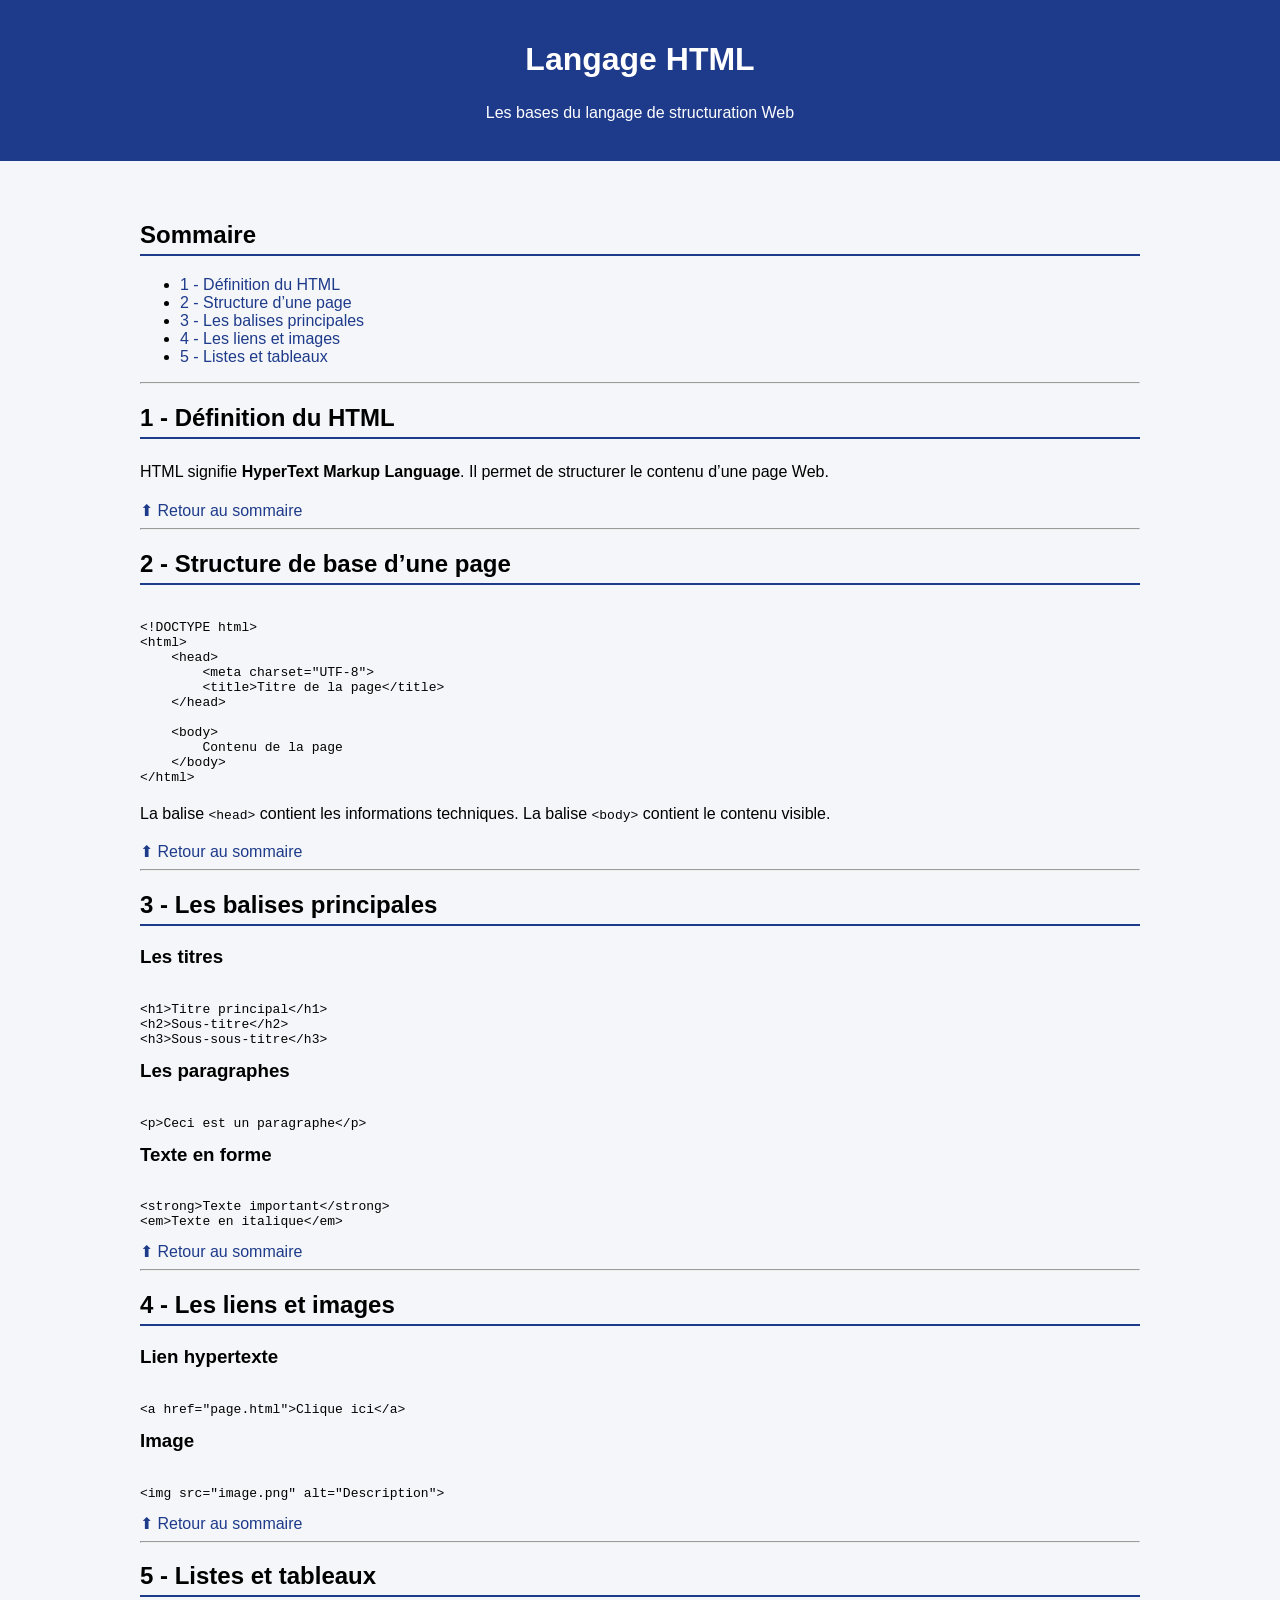
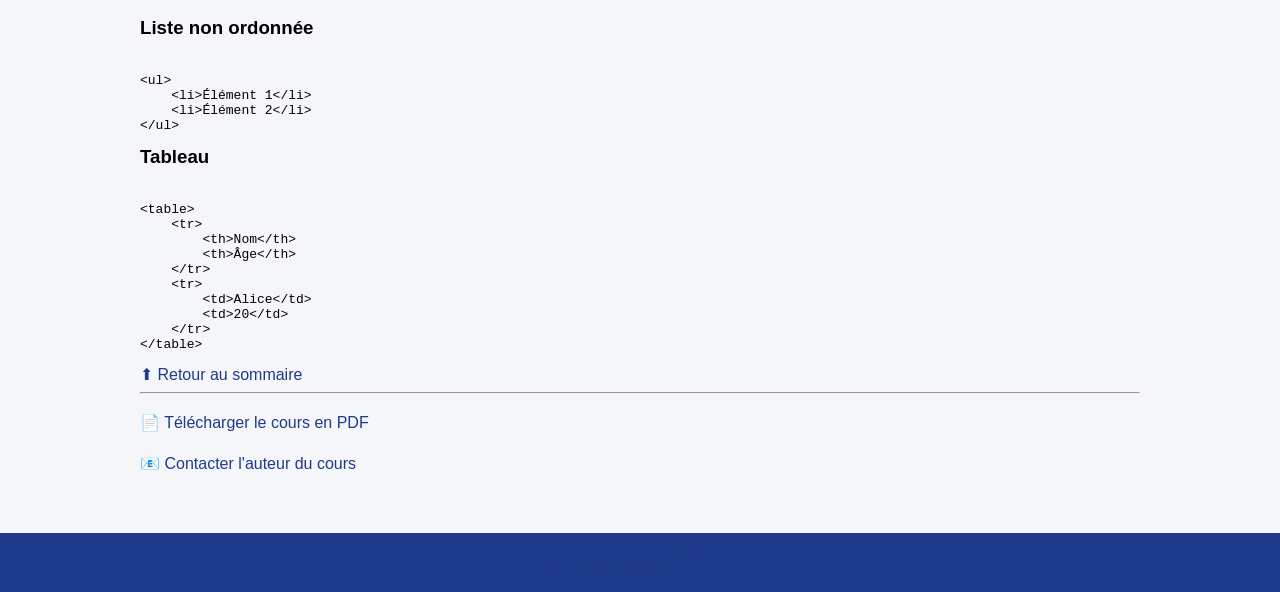
<file: TP4/Docs/coursHTML.html>
<!DOCTYPE html>
<html lang="fr">
<head>
    <meta charset="UTF-8">
    <title>Cours HTML - Bases</title>
    <link rel="stylesheet" href="../Style/style.css">
</head>

<body>

<header>
    <h1>Langage HTML</h1>
    <p>Les bases du langage de structuration Web</p>
</header>

<main>

<h2 id="sommaire">Sommaire</h2>
<ul>
    <li><a href="#definition">1 - Définition du HTML</a></li>
    <li><a href="#structure">2 - Structure d’une page</a></li>
    <li><a href="#balises">3 - Les balises principales</a></li>
    <li><a href="#liens">4 - Les liens et images</a></li>
    <li><a href="#listes">5 - Listes et tableaux</a></li>
</ul>

<hr>

<h2 id="definition">1 - Définition du HTML</h2>
<p>
HTML signifie <strong>HyperText Markup Language</strong>.  
Il permet de structurer le contenu d’une page Web.
</p>

<a href="#sommaire">⬆ Retour au sommaire</a>

<hr>

<h2 id="structure">2 - Structure de base d’une page</h2>

<pre><code>
&lt;!DOCTYPE html&gt;
&lt;html&gt;
    &lt;head&gt;
        &lt;meta charset="UTF-8"&gt;
        &lt;title&gt;Titre de la page&lt;/title&gt;
    &lt;/head&gt;

    &lt;body&gt;
        Contenu de la page
    &lt;/body&gt;
&lt;/html&gt;
</code></pre>

<p>
La balise <code>&lt;head&gt;</code> contient les informations techniques.  
La balise <code>&lt;body&gt;</code> contient le contenu visible.
</p>

<a href="#sommaire">⬆ Retour au sommaire</a>

<hr>

<h2 id="balises">3 - Les balises principales</h2>

<h3>Les titres</h3>
<pre><code>
&lt;h1&gt;Titre principal&lt;/h1&gt;
&lt;h2&gt;Sous-titre&lt;/h2&gt;
&lt;h3&gt;Sous-sous-titre&lt;/h3&gt;
</code></pre>

<h3>Les paragraphes</h3>
<pre><code>
&lt;p&gt;Ceci est un paragraphe&lt;/p&gt;
</code></pre>

<h3>Texte en forme</h3>
<pre><code>
&lt;strong&gt;Texte important&lt;/strong&gt;
&lt;em&gt;Texte en italique&lt;/em&gt;
</code></pre>

<a href="#sommaire">⬆ Retour au sommaire</a>

<hr>

<h2 id="liens">4 - Les liens et images</h2>

<h3>Lien hypertexte</h3>
<pre><code>
&lt;a href="page.html"&gt;Clique ici&lt;/a&gt;
</code></pre>

<h3>Image</h3>
<pre><code>
&lt;img src="image.png" alt="Description"&gt;
</code></pre>

<a href="#sommaire">⬆ Retour au sommaire</a>

<hr>

<h2 id="listes">5 - Listes et tableaux</h2>

<h3>Liste non ordonnée</h3>
<pre><code>
&lt;ul&gt;
    &lt;li&gt;Élément 1&lt;/li&gt;
    &lt;li&gt;Élément 2&lt;/li&gt;
&lt;/ul&gt;
</code></pre>

<h3>Tableau</h3>
<pre><code>
&lt;table&gt;
    &lt;tr&gt;
        &lt;th&gt;Nom&lt;/th&gt;
        &lt;th&gt;Âge&lt;/th&gt;
    &lt;/tr&gt;
    &lt;tr&gt;
        &lt;td&gt;Alice&lt;/td&gt;
        &lt;td&gt;20&lt;/td&gt;
    &lt;/tr&gt;
&lt;/table&gt;
</code></pre>

<a href="#sommaire">⬆ Retour au sommaire</a>

<hr>

<p>📄 <a href="../Docs/coursHTML.pdf" download>Télécharger le cours en PDF</a></p>

<p>📧 <a href="mailto:prof@email.com?subject=Cours HTML - Bases">
Contacter l'auteur du cours</a></p>

</main>

<footer>
    <a href="../index.html">⬅ Retour à l'accueil TP4</a>
</footer>

</body>
</html>
</file>
<file: TP4/Style/style.css>
body {
    font-family: Arial, sans-serif;
    margin: 0;
    background-color: #f4f6f9;
}

header {
    background-color: #1e3a8a;
    color: white;
    text-align: center;
    padding: 20px;
}

main {
    padding: 40px;
    max-width: 1000px;
    margin: auto;
}

h1 {
    font-size: 32px;
}

h2 {
    border-bottom: 2px solid #1e3a8a;
    padding-bottom: 5px;
}

h3 {
    margin-top: 10px;
}

p {
    line-height: 1.6;
}

.cours {
    display: inline-block;
    text-align: center;
    margin: 20px;
}

.cours img {
    width: 120px;
    height: auto;
}

a {
    text-decoration: none;
    color: #1e3a8a;
}

a:hover {
    text-decoration: underline;
}

footer {
    text-align: center;
    padding: 20px;
    background-color: #1e3a8a;
    color: white;
}
</file>
<file: TP6/style/style.css>
html, body{
    width:100%;
    height:100%;
    min-width:600px;
    margin:0;
    font-family:Arial, sans-serif;
    background:#f4f6f9;
}


header{
    background:#1e3a8a;
    color:white;
    text-align:center;
    padding:20px;
}


.grille{
    display:grid;
    grid-template-columns: repeat(5, 100px);
    justify-content:center;   
    gap:15px;
    padding:20px;
}


header{
    position: relative;
}

.retour{
    position: absolute;
    top: 10px;
    left: 10px;
    padding: 8px 14px;
    background: #111184;
    color: white;
    text-decoration: none;
    border-radius: 6px;
    font-size: 14px;
}

.carte{
    width:100px;
    height:100px;
    position:relative;
}


.carte input{
    display:none;
}

.face{
    width:100px;
    height:100px;
    display:flex;
    align-items:center;
    justify-content:center;
    background:#1e3a8a;   
    border-radius:8px;
    cursor:pointer;
    border:2px solid black;
    transition:0.3s;
}


.face:hover{
    background:#3b5bdb;
}


.face img{
    max-width:90px;
    max-height:90px;
    opacity:0;          
    transition:0.3s;
}
.face:active{
	opacity:0;
}
</file>
